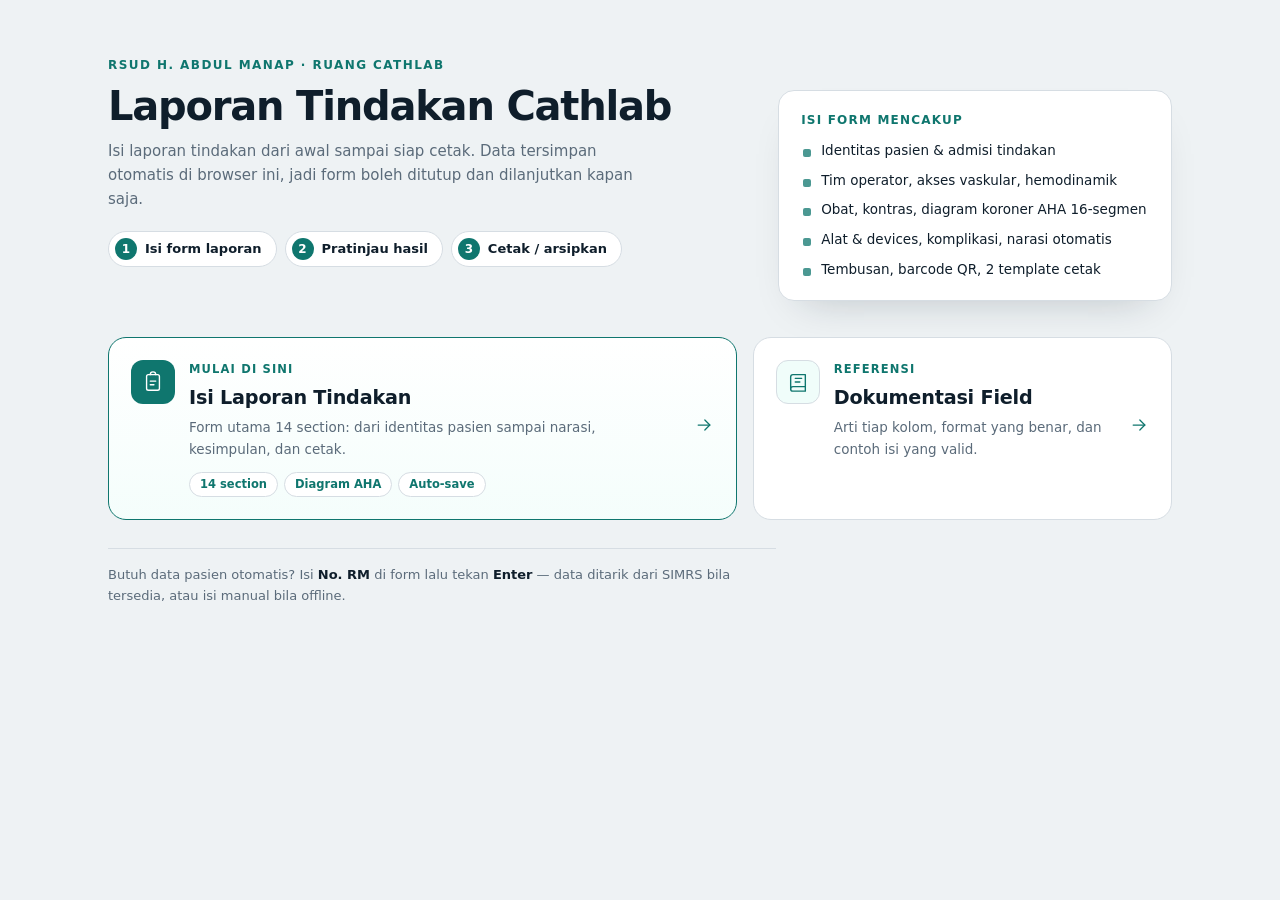
<file: index.html>
<!DOCTYPE html>
<html lang="id">
<head>
  <meta charset="UTF-8" />
  <meta name="viewport" content="width=device-width, initial-scale=1.0" />
  <meta name="description" content="Pintu masuk laporan tindakan cathlab RSUD H. Abdul Manap: isi form laporan atau baca dokumentasi field." />
  <title>Laporan Cathlab — RSUD H. Abdul Manap</title>
  <link rel="stylesheet" href="style.css" />
</head>
<body>
  <main class="container">
    <div class="layout">
      <header class="hero">
        <p class="eyebrow">RSUD H. Abdul Manap &middot; Ruang Cathlab</p>
        <h1>Laporan Tindakan Cathlab</h1>
        <p class="lede">Isi laporan tindakan dari awal sampai siap cetak. Data tersimpan otomatis di browser ini, jadi form boleh ditutup dan dilanjutkan kapan saja.</p>
        <ol class="flow">
          <li><span class="step">1</span>Isi form laporan</li>
          <li><span class="step">2</span>Pratinjau hasil</li>
          <li><span class="step">3</span>Cetak / arsipkan</li>
        </ol>
      </header>

      <aside class="side" aria-label="Ringkasan isi form">
        <h2>Isi form mencakup</h2>
        <ul>
          <li>Identitas pasien &amp; admisi tindakan</li>
          <li>Tim operator, akses vaskular, hemodinamik</li>
          <li>Obat, kontras, diagram koroner AHA 16-segmen</li>
          <li>Alat &amp; devices, komplikasi, narasi otomatis</li>
          <li>Tembusan, barcode QR, 2 template cetak</li>
        </ul>
      </aside>
    </div>

    <section class="dest" aria-label="Pilih tujuan">
      <a class="card primary" href="form-input-lengkap.html">
        <span class="icon" aria-hidden="true">
          <svg width="22" height="22" viewBox="0 0 24 24" fill="none" stroke="currentColor" stroke-width="1.5" stroke-linecap="round" stroke-linejoin="round"><rect x="5" y="4" width="14" height="17" rx="2"/><path d="M9 4a3 3 0 0 1 6 0"/><path d="M9 11h6M9 15h4"/></svg>
        </span>
        <span class="body">
          <span class="kicker">Mulai di sini</span>
          <span class="title">Isi Laporan Tindakan</span>
          <span class="desc">Form utama 14 section: dari identitas pasien sampai narasi, kesimpulan, dan cetak.</span>
          <span class="meta"><span>14 section</span><span>Diagram AHA</span><span>Auto-save</span></span>
        </span>
        <span class="arrow" aria-hidden="true">
          <svg width="20" height="20" viewBox="0 0 24 24" fill="none" stroke="currentColor" stroke-width="1.5" stroke-linecap="round" stroke-linejoin="round"><path d="M5 12h14"/><path d="m13 6 6 6-6 6"/></svg>
        </span>
      </a>

      <a class="card" href="form-docs.html">
        <span class="icon" aria-hidden="true">
          <svg width="22" height="22" viewBox="0 0 24 24" fill="none" stroke="currentColor" stroke-width="1.5" stroke-linecap="round" stroke-linejoin="round"><path d="M4 19.5A2.5 2.5 0 0 1 6.5 17H20V4H6.5A2.5 2.5 0 0 0 4 6.5v13Z"/><path d="M4 19.5A2.5 2.5 0 0 0 6.5 22H20v-5"/><path d="M9 8h7M9 12h5"/></svg>
        </span>
        <span class="body">
          <span class="kicker">Referensi</span>
          <span class="title">Dokumentasi Field</span>
          <span class="desc">Arti tiap kolom, format yang benar, dan contoh isi yang valid.</span>
        </span>
        <span class="arrow" aria-hidden="true">
          <svg width="20" height="20" viewBox="0 0 24 24" fill="none" stroke="currentColor" stroke-width="1.5" stroke-linecap="round" stroke-linejoin="round"><path d="M5 12h14"/><path d="m13 6 6 6-6 6"/></svg>
        </span>
      </a>
    </section>

    <footer class="foot">
      <p>Butuh data pasien otomatis? Isi <strong>No. RM</strong> di form lalu tekan <strong>Enter</strong> — data ditarik dari SIMRS bila tersedia, atau isi manual bila offline.</p>
    </footer>
  </main>

  <script src="script.js"></script>
</body>
</html>
</file>
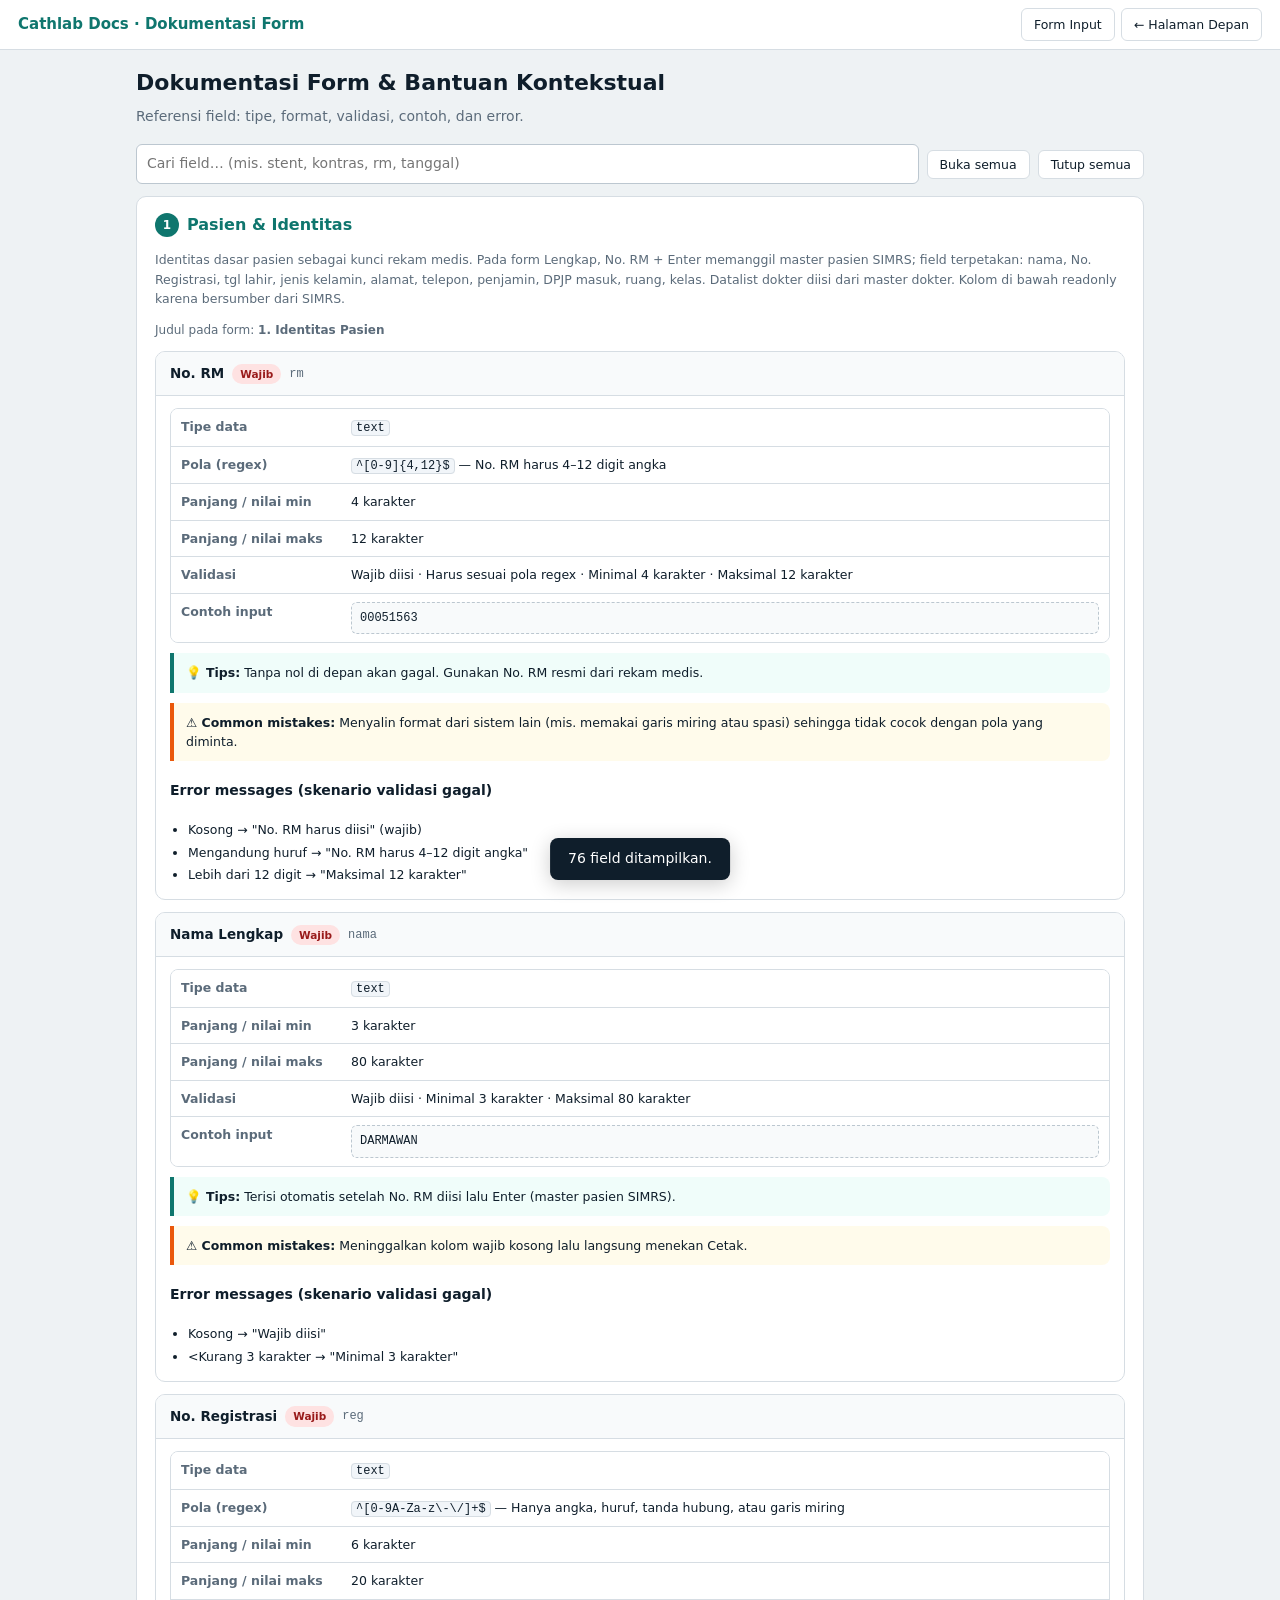
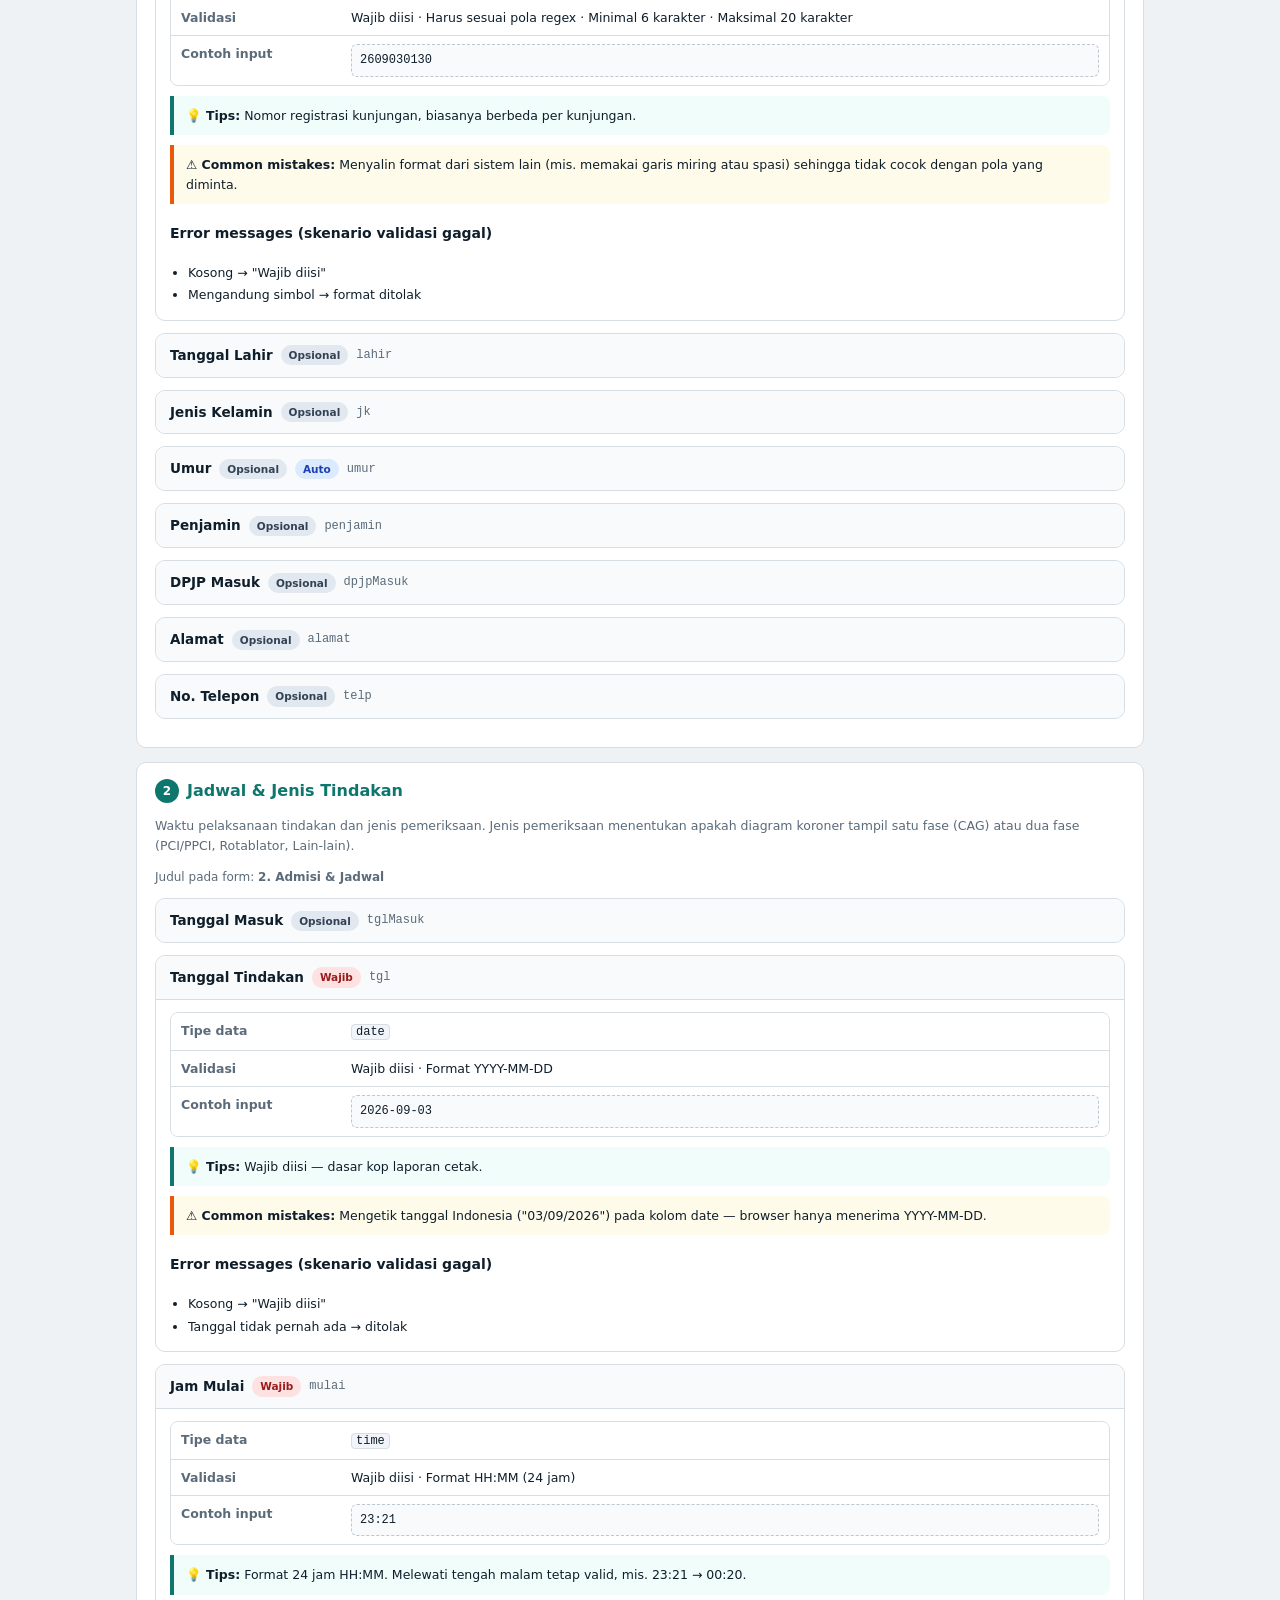
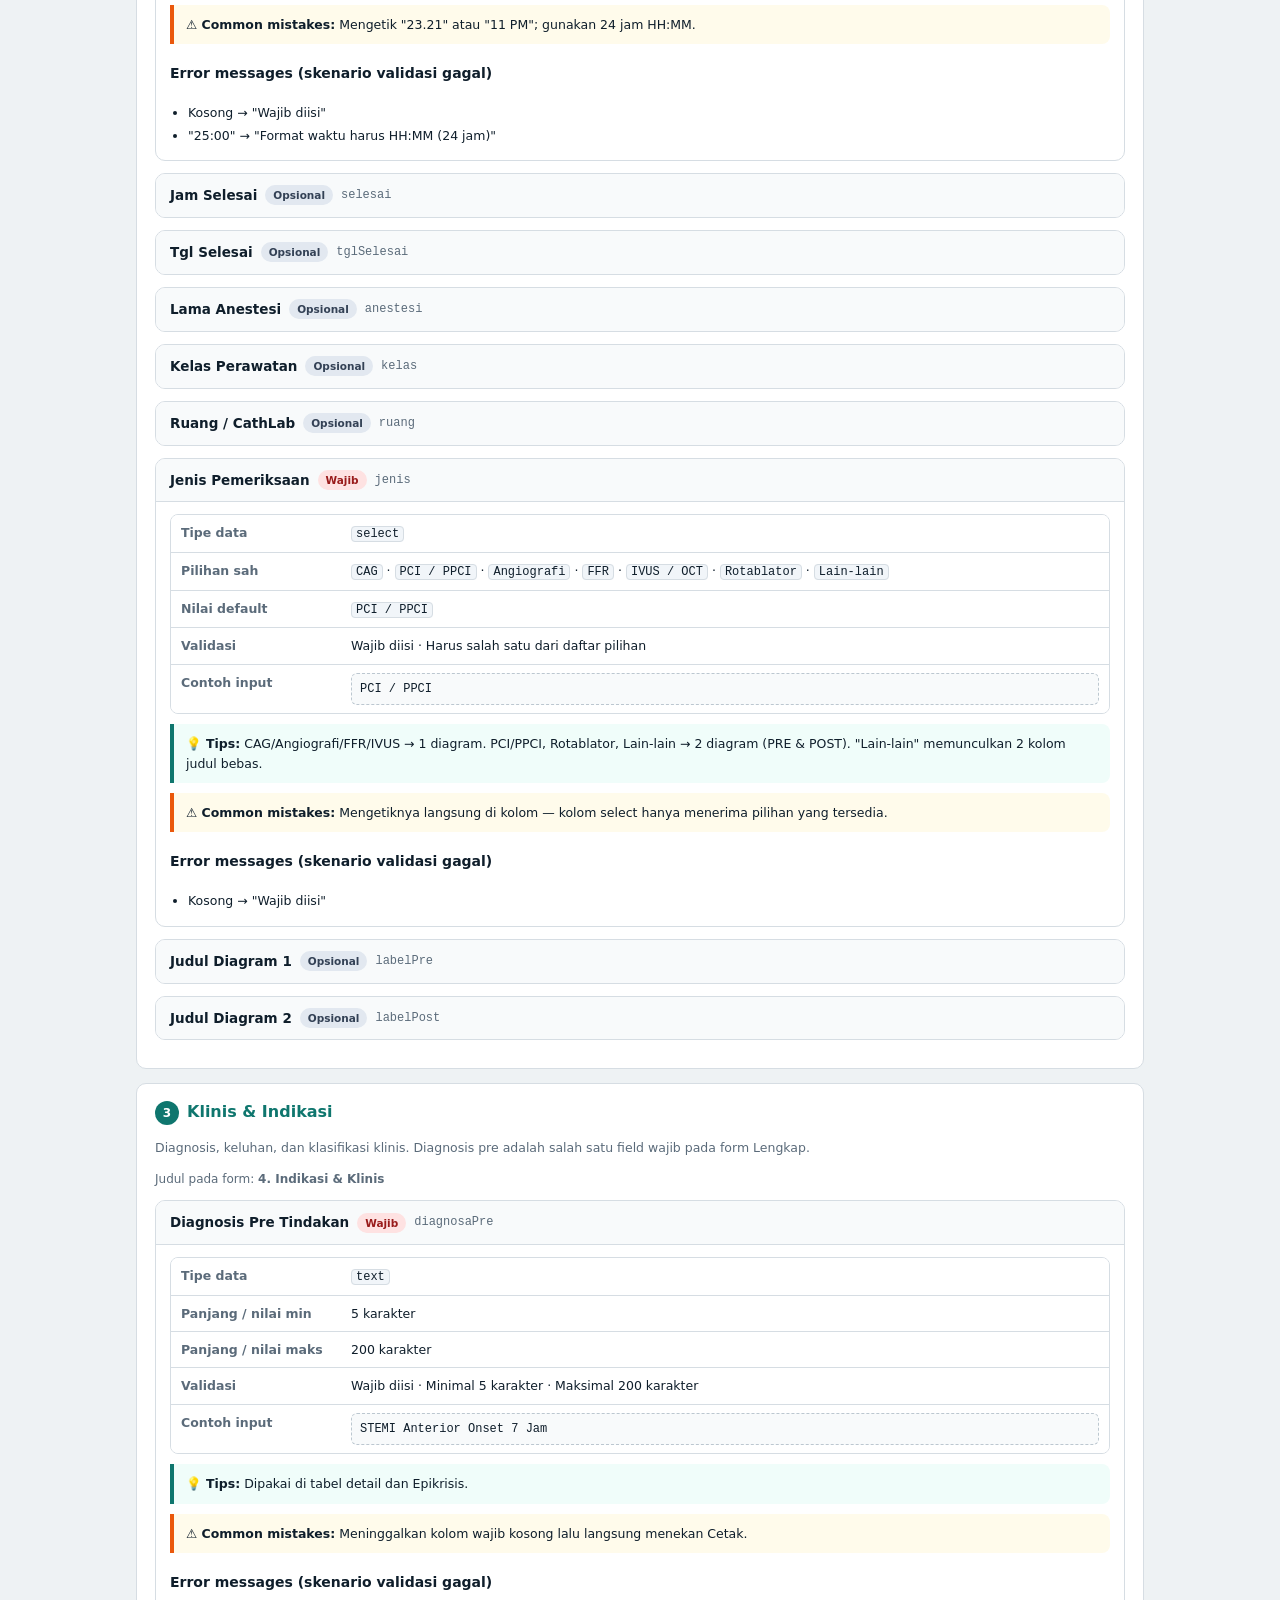
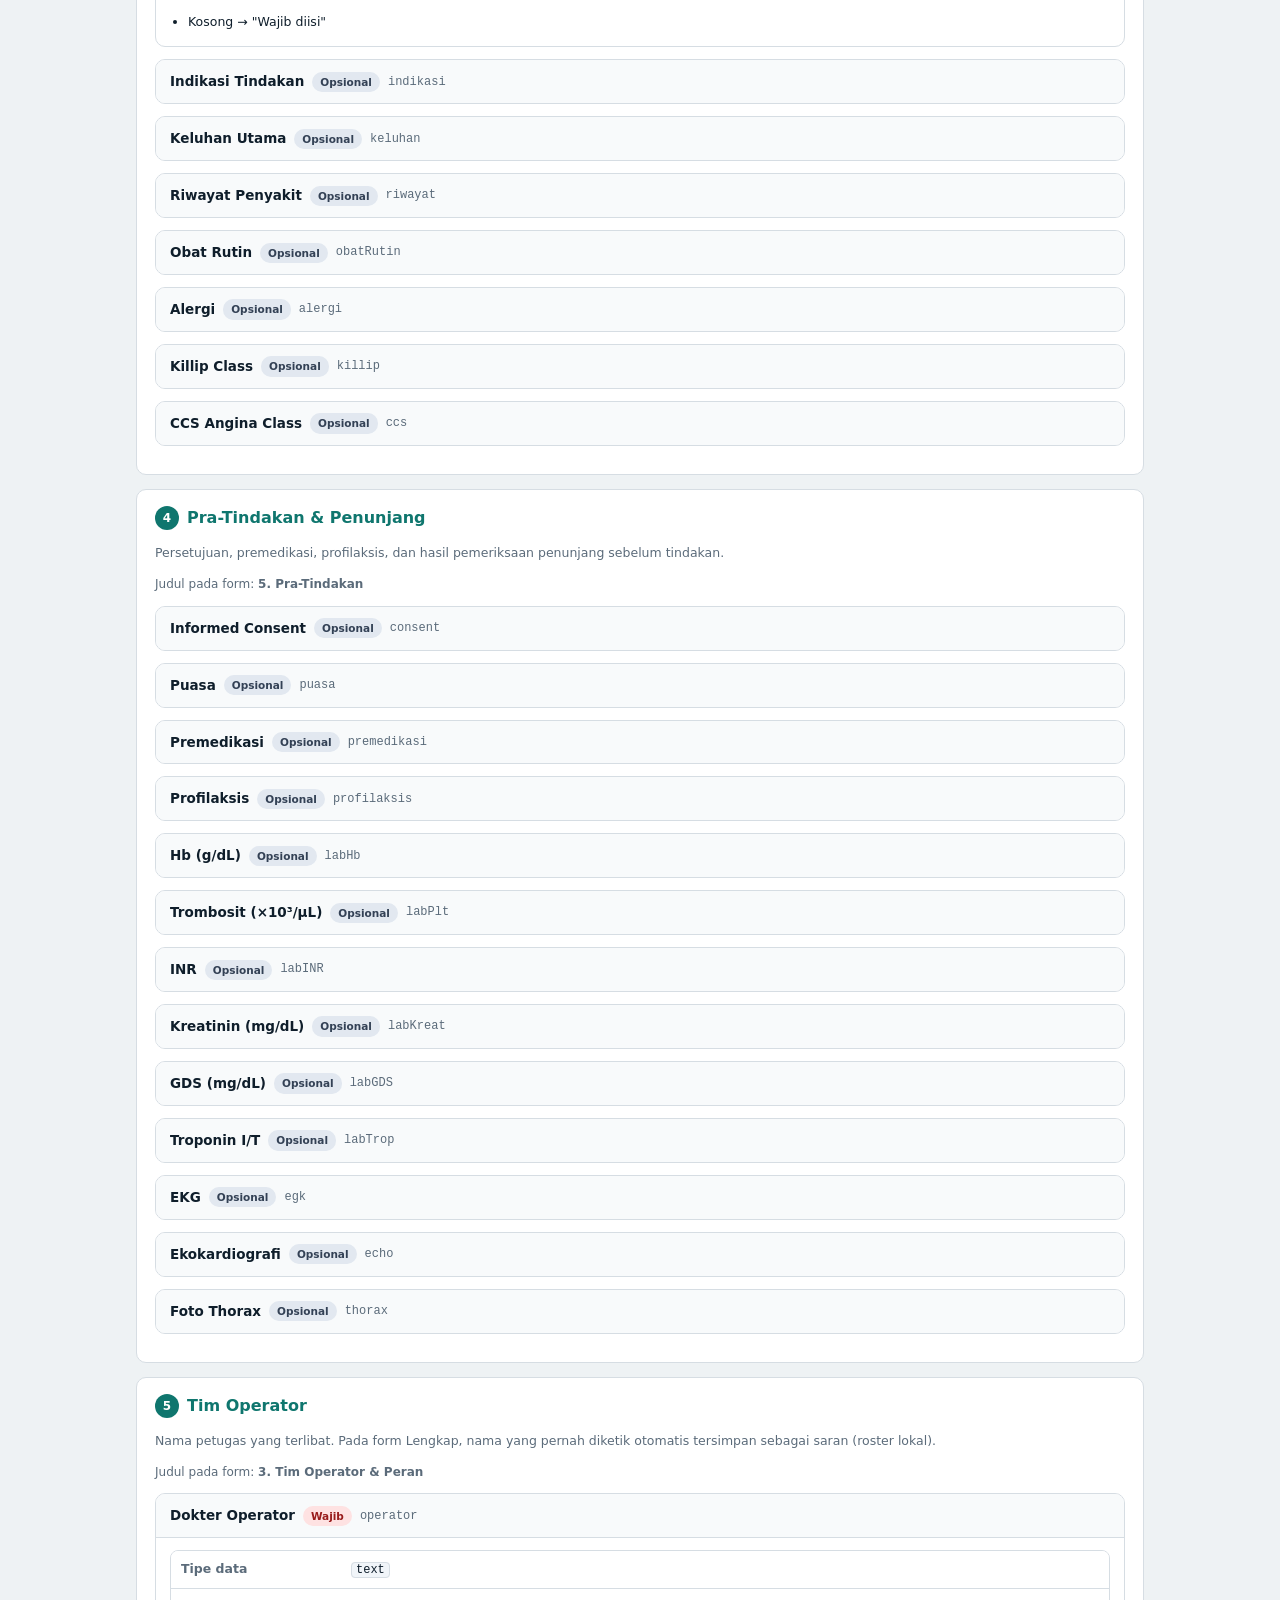
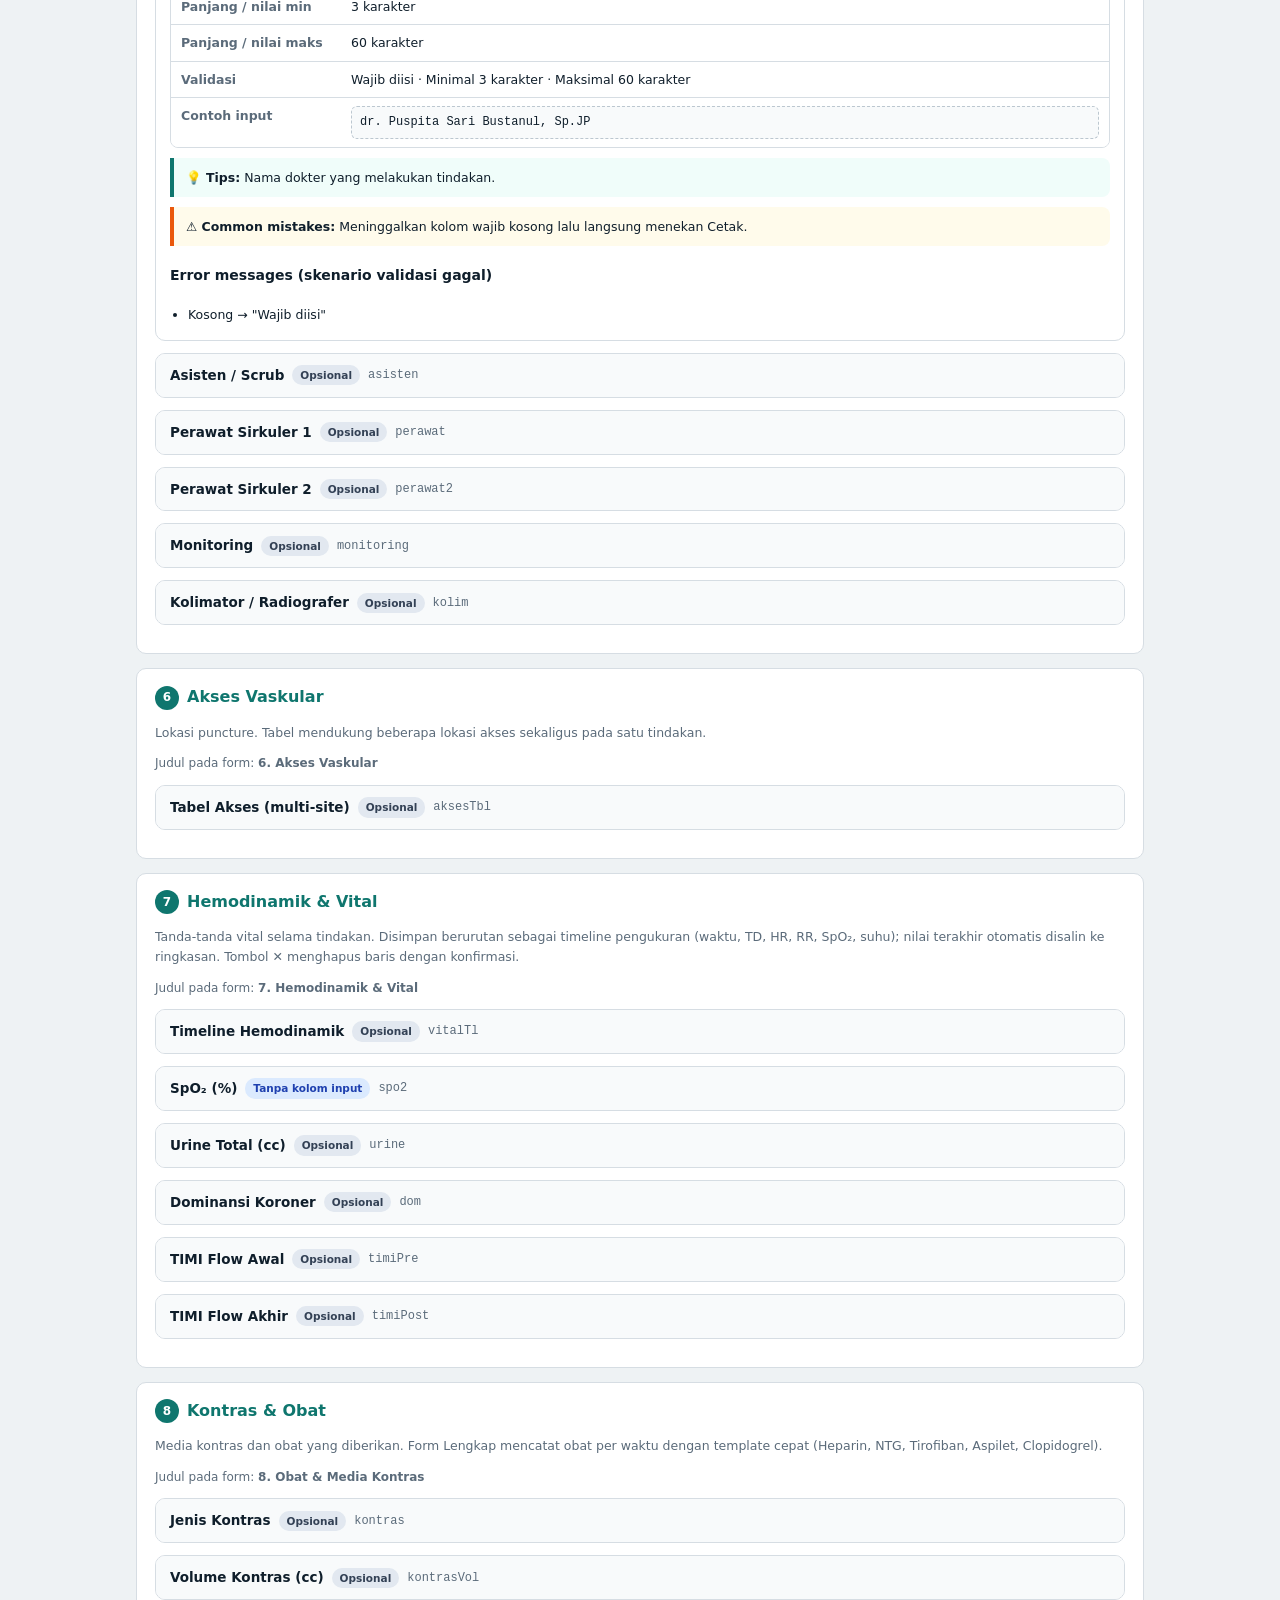
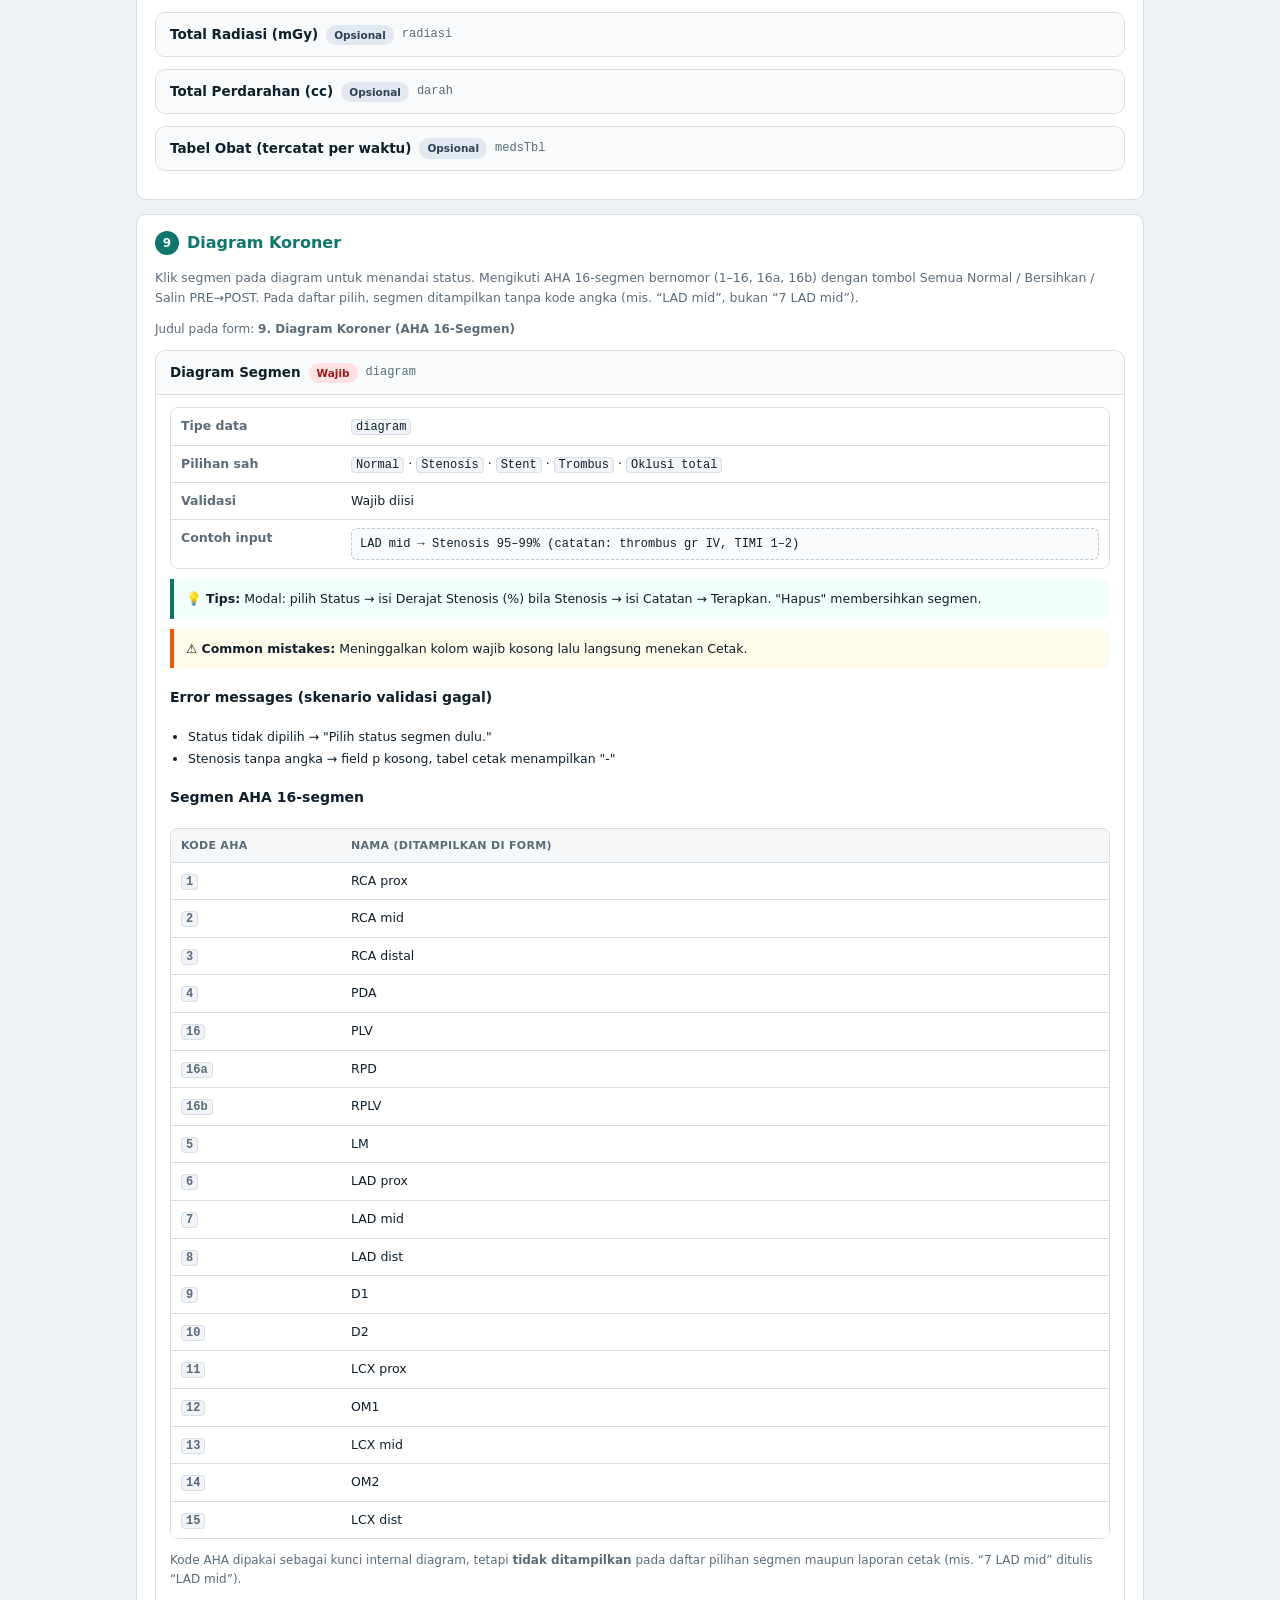
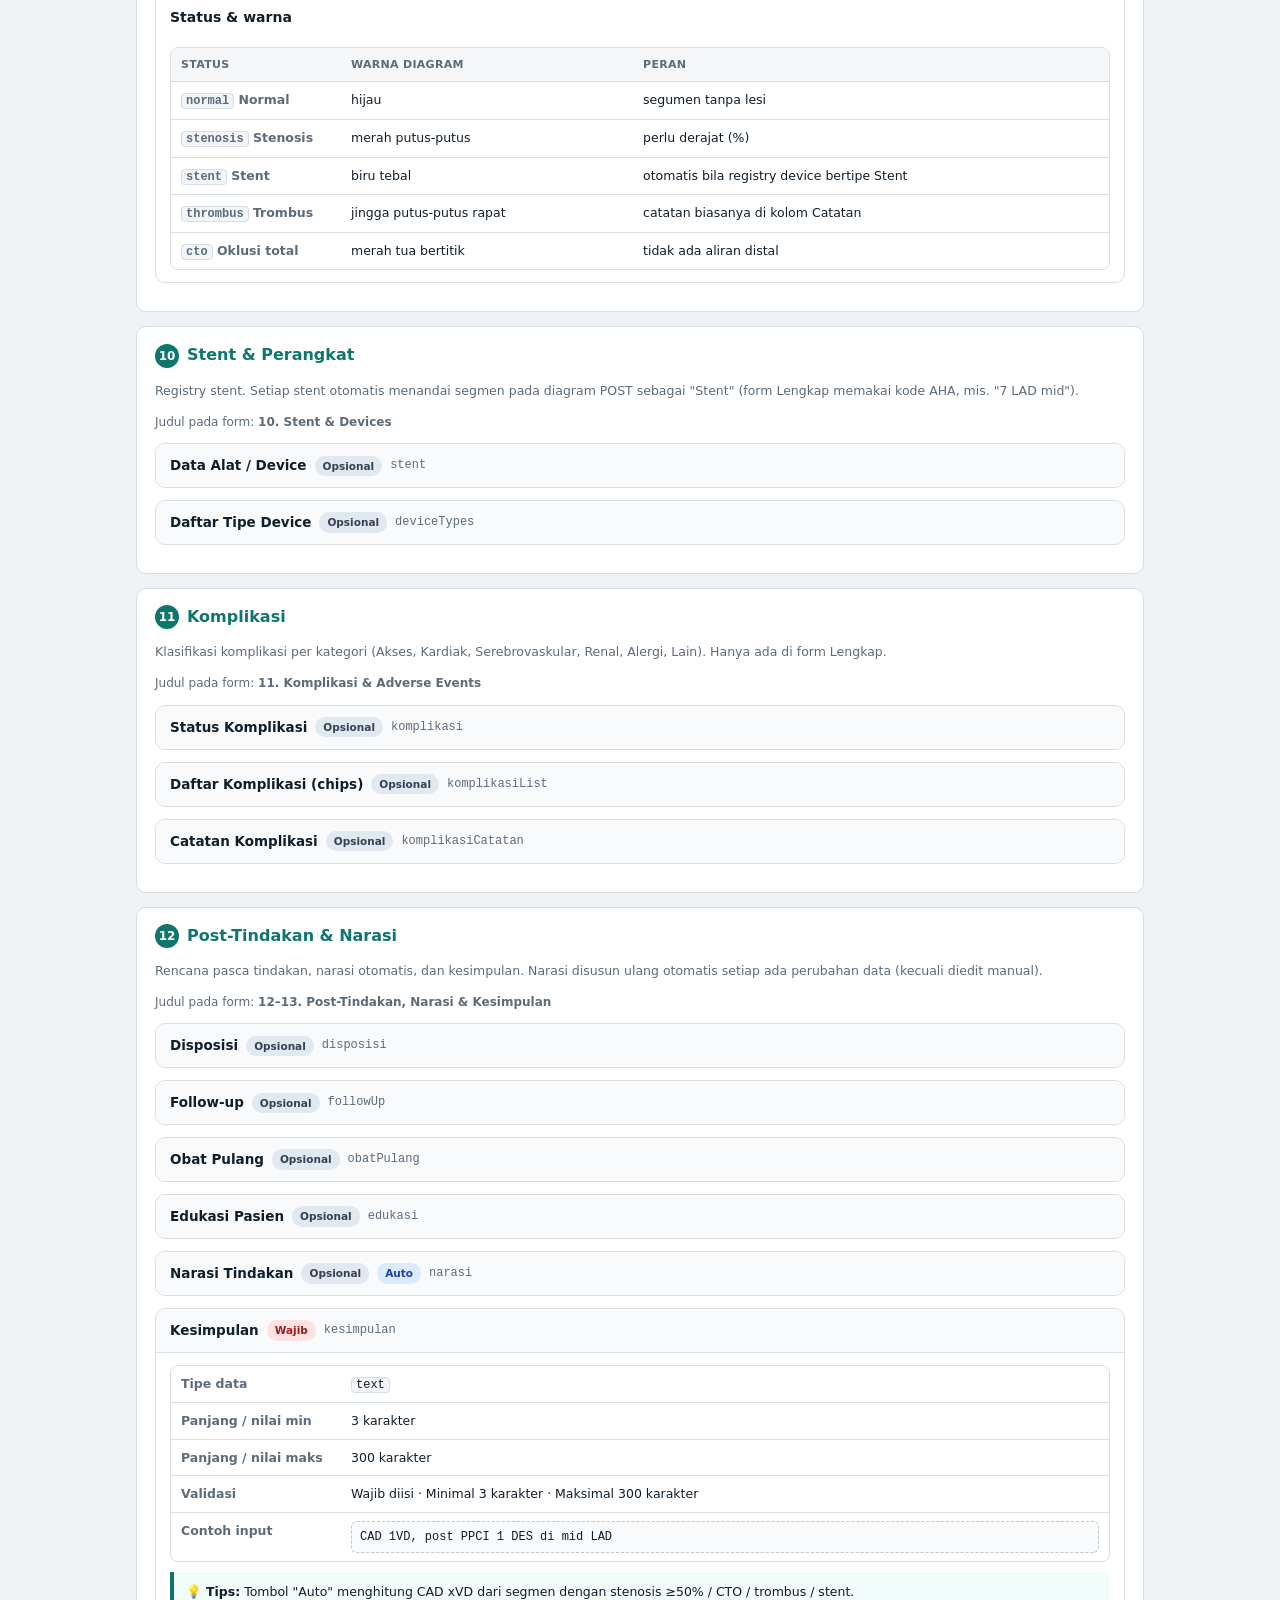
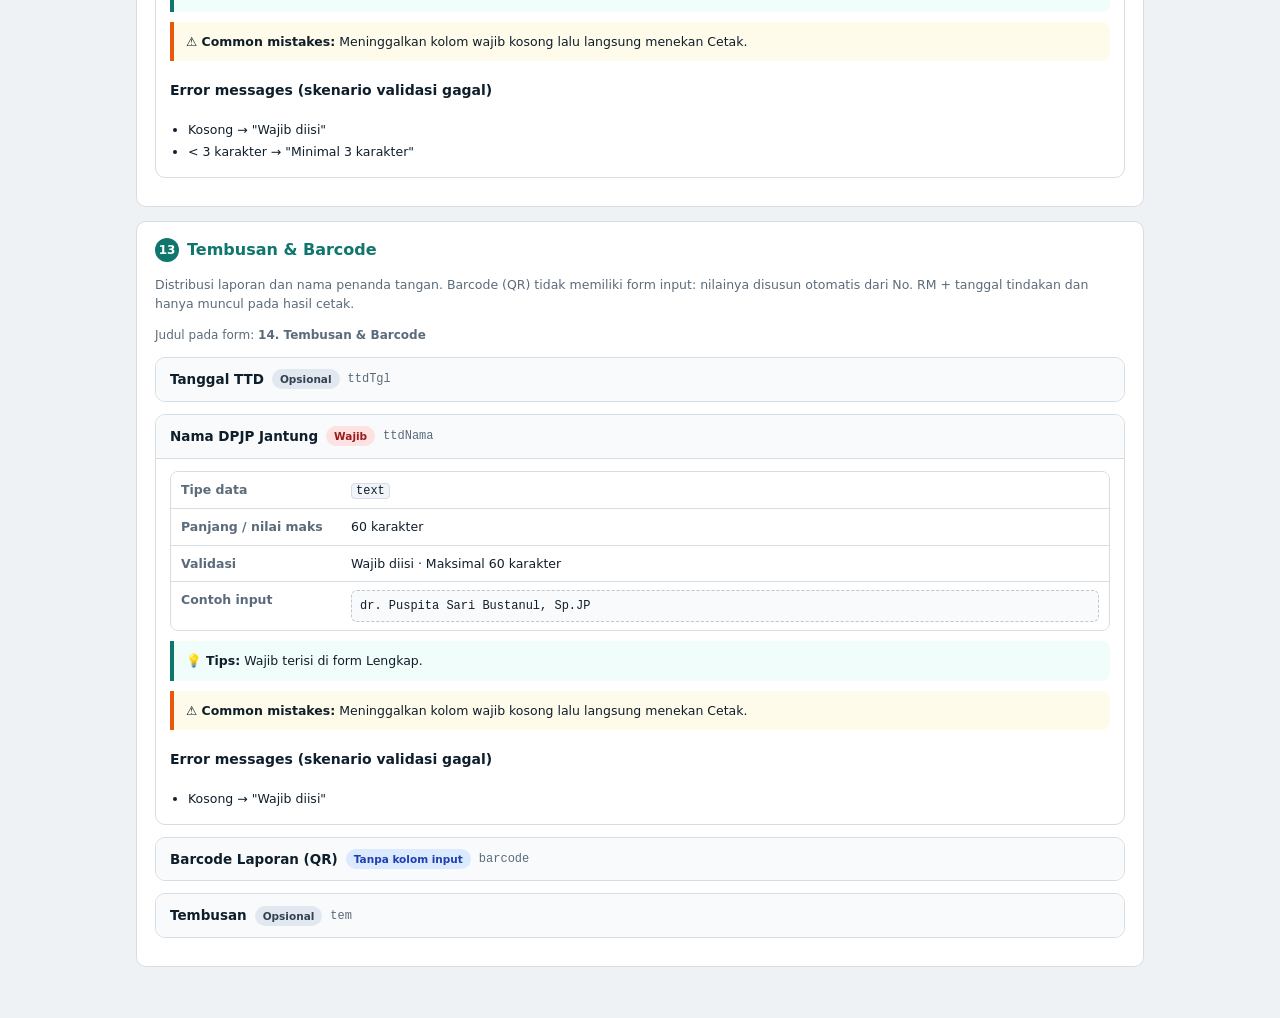
<file: form-docs.html>
<!DOCTYPE html>
<html lang="id">
<head>
<meta charset="UTF-8">
<meta name="viewport" content="width=device-width,initial-scale=1">
<title>Dokumentasi Form Cathlab — Field Reference</title>
<link rel="stylesheet" href="css/docs.css">
<style>
.toolbar { display: flex; gap: 8px; flex-wrap: wrap; align-items: center; margin-bottom: 12px; }
.toolbar input[type=search] {
  flex: 1; min-width: 180px; padding: 8px 10px; border: 1px solid #bcc7d0;
  border-radius: 6px; font: inherit; background: #fff;
}
.toolbar input[type=search]:focus { outline: 2px solid var(--ac); outline-offset: -1px; }

.toc { position: sticky; top: 62px; z-index: 5; }
.toc a {
  display: block; font-size: 12.5px; padding: 5px 8px; border-radius: 6px;
  text-decoration: none; color: var(--ink); border-left: 3px solid transparent;
}
.toc a:hover { background: #f0fdfa; color: var(--ac); }
.toc a.on { border-left-color: var(--ac); background: #f0fdfa; color: var(--ac); font-weight: 600; }

.layout { display: grid; grid-template-columns: 1fr; gap: 14px; align-items: start; }
@media (max-width: 900px) { .layout { grid-template-columns: 1fr; } .toc { position: static; } }

.doc { scroll-margin-top: 70px; }
.doc > h2 { display: flex; align-items: center; gap: 8px; }
.doc > h2 .n {
  display: inline-flex; align-items: center; justify-content: center;
  width: 24px; height: 24px; background: var(--ac); color: #fff;
  border-radius: 50%; font-size: 12px;
}
.fieldset { border: 1px solid var(--ln); border-radius: 10px; margin-bottom: 12px; overflow: hidden; background: #fff; }
.fieldset > summary {
  cursor: pointer; padding: 11px 14px; background: var(--card2);
  font-weight: 600; font-size: 13.5px; display: flex; align-items: center; gap: 8px; flex-wrap: wrap;
}
.fieldset > summary::-webkit-details-marker { display: none; }
.fieldset > summary .code { font-weight: 400; color: var(--mu); font-size: 12px; font-family: Consolas, monospace; }
.fbody { padding: 12px 14px; border-top: 1px solid var(--ln); }
.fbody table { font-size: 12.5px; }
.fbody td:first-child { width: 170px; font-weight: 600; color: var(--mu); }
.errlist { margin: 6px 0 0; padding-left: 18px; }
.errlist li { font-size: 12.5px; margin-bottom: 3px; }
.ex { background: #f8fafb; border: 1px dashed #bcc7d0; border-radius: 6px; padding: 6px 8px; font-family: Consolas, monospace; font-size: 12px; }
.empty { padding: 30px; text-align: center; color: var(--mu); }
</style>
</head>
<body>

<div class="dbar">
  <div class="t">Cathlab Docs · Dokumentasi Form</div>
  <nav>
    <a href="form-input-lengkap.html">Form Input</a>
    <a href="index.html">← Halaman Depan</a>
  </nav>
</div>

<main>
  <div class="page-head">
    <h1>Dokumentasi Form &amp; Bantuan Kontekstual</h1>
    <p>Referensi field: tipe, format, validasi, contoh, dan error.</p>
  </div>

  <div class="toolbar">
    <input type="search" id="q" placeholder="Cari field… (mis. stent, kontras, rm, tanggal)">
    <button class="btn" id="expandAll">Buka semua</button>
    <button class="btn" id="collapseAll">Tutup semua</button>
  </div>

  <div class="layout">
    <section id="docs"></section>
  </div>
</main>

<div id="toast"></div>

<script src="js/docs-common.js"></script>
<script src="js/form-schema.js"></script>
<script>
(function () {
  'use strict';
  var $ = Docs.$, esc = Docs.esc;
  var query = '';

  function fmtSpec(f) {
    var rows = [];
    rows.push(['Tipe data', '<code>' + esc(f.type || 'text') + '</code>']);
    if (f.pattern) rows.push(['Pola (regex)', '<code>' + esc(f.pattern) + '</code>' + (f.patternMsg ? ' — ' + esc(f.patternMsg) : '')]);
    if (f.min != null) rows.push(['Panjang / nilai min', String(f.min) + (f.type === 'text' ? ' karakter' : '')]);
    if (f.max != null) rows.push(['Panjang / nilai maks', String(f.max) + (f.type === 'text' ? ' karakter' : '')]);
    if (f.options && f.options.length) rows.push(['Pilihan sah', f.options.filter(function (o) { return o !== ''; }).map(function (o) { return '<code>' + esc(o) + '</code>'; }).join(' · ')]);
    if (f.default != null) rows.push(['Nilai default', '<code>' + esc(f.default) + '</code>']);
    if (f.depends) rows.push(['Tampil bila', 'field <code>' + esc(f.depends) + '</code> bernilai dua fase (PCI/PPCI, Rotablator, Lain-lain)']);
    if (f.auto) rows.push(['Pengisian', 'otomatis oleh sistem']);
    return rows;
  }

  function validationText(f) {
    var v = [];
    if (f.required) v.push('Wajib diisi');
    if (f.type === 'number') v.push('Numerik' + (f.min != null ? ' ' + f.min + '–' + f.max : ''));
    if (f.type === 'date') v.push('Format YYYY-MM-DD');
    if (f.type === 'time') v.push('Format HH:MM (24 jam)');
    if (f.type === 'select') v.push('Harus salah satu dari daftar pilihan');
    if (f.pattern) v.push('Harus sesuai pola regex');
    if (f.min != null && f.type === 'text') v.push('Minimal ' + f.min + ' karakter');
    if (f.max != null && f.type === 'text') v.push('Maksimal ' + f.max + ' karakter');
    if (!v.length) v.push('Tidak ada validasi wajib');
    return v.join(' · ');
  }

  function fieldBlock(f, sec) {
    var spec = fmtSpec(f);
    var errs = (f.errors && f.errors.length)
      ? '<ul class="errlist">' + f.errors.map(function (e) { return '<li>' + esc(e) + '</li>'; }).join('') + '</ul>'
      : '<p class="muted small" style="margin:4px 0 0">Tidak ada skenario error khusus.</p>';

    var extra = '';
    if (f.k === 'diagram') {
      extra = '<h4>Segmen AHA 16-segmen</h4><div class="tw"><table><thead><tr><th>Kode AHA</th><th>Nama (ditampilkan di form)</th></tr></thead><tbody>' +
        (sec.segmentsLengkap || []).map(function (s) { return '<tr><td><code>' + esc(s[0]) + '</code></td><td>' + esc(s[1]) + '</td></tr>'; }).join('') +
        '</tbody></table></div>' +
        '<p class="small muted">Kode AHA dipakai sebagai kunci internal diagram, tetapi <b>tidak ditampilkan</b> pada daftar pilihan segmen maupun laporan cetak (mis. “7 LAD mid” ditulis “LAD mid”).</p>' +
        '<h4>Status &amp; warna</h4><div class="tw"><table><thead><tr><th>Status</th><th>Warna diagram</th><th>Peran</th></tr></thead><tbody>' +
        '<tr><td><code>normal</code> Normal</td><td>hijau</td><td>segumen tanpa lesi</td></tr>' +
        '<tr><td><code>stenosis</code> Stenosis</td><td>merah putus-putus</td><td>perlu derajat (%)</td></tr>' +
        '<tr><td><code>stent</code> Stent</td><td>biru tebal</td><td>otomatis bila registry device bertipe Stent</td></tr>' +
        '<tr><td><code>thrombus</code> Trombus</td><td>jingga putus-putus rapat</td><td>catatan biasanya di kolom Catatan</td></tr>' +
        '<tr><td><code>cto</code> Oklusi total</td><td>merah tua bertitik</td><td>tidak ada aliran distal</td></tr>' +
        '</tbody></table></div>';
    }
    if (f.k === 'stent') {
      extra = '<h4>Kolom tabel alat / device</h4><div class="tw"><table><thead><tr><th>Kolom</th><th>Tipe</th><th>Contoh</th><th>Catatan</th></tr></thead><tbody>' +
        '<tr><td>Tipe</td><td>select</td><td><code>Stent (DES)</code>, <code>Balloon (PTCA/Dilatasi)</code>, <code>Kateter Guiding (Pengarah)</code></td><td>16 pilihan alat; hanya tipe <b>Stent</b> yang menandai segmen pada diagram</td></tr>' +
        '<tr><td>Segmen</td><td>select (daftar segmen)</td><td><code>LAD mid</code></td><td>Ditampilkan tanpa kode angka</td></tr>' +
        '<tr><td>Merek</td><td>text</td><td><code>Eternia</code></td><td>Ikut tampil di catatan segmen diagram bila tipe Stent</td></tr>' +
        '<tr><td>Dia × Panjang</td><td>text</td><td><code>3.0</code> × <code>24</code></td><td>Satuan mm</td></tr>' +
        '<tr><td>Tekanan / Post-dil</td><td>text</td><td><code>10</code> / <code>12</code></td><td>Satuan atm</td></tr>' +
        '<tr><td>No. Lot &amp; Exp.</td><td>text / date</td><td><code>ETN2024A</code></td><td>Pelacakan alat</td></tr>' +
        '<tr><td>Direct</td><td>checkbox</td><td><code>✓</code></td><td>Hanya relevan untuk stent; memengaruhi narasi</td></tr>' +
        '<tr><td>✕</td><td>button</td><td>—</td><td>Menghapus baris dengan konfirmasi; penanda segmen ikut dibersihkan</td></tr>' +
        '</tbody></table></div>' +
        '<h4>Daftar tipe device</h4><div class="tw"><table><tbody>' +
        ['Stent (DES)','Stent (BMS)','Stent (DCB)','Stent Scaffold','Balloon (PTCA/Dilatasi)','Balloon Occlusion','Guide Wire (Kawat Pandu)','Kateter Diagnostik','Kateter Guiding (Pengarah)','Kateter Extension (Bridging)','Micro Catheter','Kateter IVUS/OCT','Rotational Burr (Atherectomy)','Catheter Parking (Wire)','Closure Device','Lain-lain'].map(function (t) {
          return '<tr><td><code>' + esc(t) + '</code></td><td class="small muted">' + esc(deviceNote(t)) + '</td></tr>';
        }).join('') +
        '</tbody></table></div>';
    }
    if (f.k === 'deviceTypes') {
      extra = '<h4>Istilah</h4><div class="tw"><table><tbody>' +
        '<tr><td><code>Balloon (PTCA/Dilatasi)</code></td><td>balloon dilatasi koroner (PTCA balloon / balloon dilatation catheter) untuk preparasi dan post-dilatasi lesi</td></tr>' +
        '<tr><td><code>Guide Wire (Kawat Pandu)</code></td><td>kawat pemandu 0.014&quot;–0.018&quot; yang memandu kateter/balloon melewati lesi</td></tr>' +
        '<tr><td><code>Kateter Diagnostik</code></td><td>diagnostic catheter untuk angiografi diagnostik (mis. TIG, JL/JR)</td></tr>' +
        '<tr><td><code>Kateter Guiding (Pengarah)</code></td><td>guiding catheter (GC) yang menjadi jalur pengiriman balloon/stent</td></tr>' +
        '<tr><td><code>Kateter Extension (Bridging)</code></td><td>guide extension catheter (mis. GuideLiner, GuideZilla) untuk menambah backup support pada lesi CTO/kompleks</td></tr>' +
        '</tbody></table></div>';
    }
    if (f.k === 'akses') {
      extra = '<h4>Lokasi akses</h4><p class="small">Radialis kanan · Radialis kiri · Brachialis kanan · Brachialis kiri · Femoral kanan · Femoral kiri</p>' +
        '<p class="small muted">Tabel mendukung lebih dari satu lokasi akses pada satu tindakan.</p>';
    }

    return '<details class="fieldset" data-keys="' + esc((f.k + ' ' + f.label + ' ' + (f.example || '')).toLowerCase()) + '"' + (f.required ? ' open' : '') + '>' +
      '<summary>' + esc(f.label.replace(/\s*\*$/, '')) +
      (f.required ? ' <span class="tag tag-req">Wajib</span>' : (f.virtual ? ' <span class="tag tag-auto">Tanpa kolom input</span>' : ' <span class="tag tag-opt">Opsional</span>')) +
      (f.auto ? ' <span class="tag tag-auto">Auto</span>' : '') +
      ' <span class="code">' + esc(f.k) + '</span></summary>' +
      '<div class="fbody">' +
      '<div class="tw"><table><tbody>' +
      spec.map(function (r) { return '<tr><td>' + esc(r[0]) + '</td><td>' + r[1] + '</td></tr>'; }).join('') +
      '<tr><td>Validasi</td><td>' + esc(validationText(f)) + '</td></tr>' +
      '<tr><td>Contoh input</td><td><div class="ex">' + esc(f.example || '—') + '</div></td></tr>' +
      '</tbody></table></div>' +
      (f.tips ? '<div class="callout">💡 <b>Tips:</b> ' + esc(f.tips) + '</div>' : '') +
      '<div class="callout warn"><b>⚠ Common mistakes:</b> ' + esc(commonMistake(f)) + '</div>' +
      '<h4>Error messages (skenario validasi gagal)</h4>' + errs +
      extra +
      '</div></details>';
  }

  function deviceNote(t) {
    var map = {
      'Stent (DES)': 'stent drug-eluting',
      'Stent (BMS)': 'stent bare-metal',
      'Stent (DCB)': 'drug-coated balloon',
      'Stent Scaffold': 'bioresorbable scaffold',
      'Balloon (PTCA/Dilatasi)': 'balloon dilatasi koroner',
      'Balloon Occlusion': 'balloon oklusi distal (Rendezvous)',
      'Guide Wire (Kawat Pandu)': 'kawat pemandu',
      'Kateter Diagnostik': 'diagnostic catheter (angiografi)',
      'Kateter Guiding (Pengarah)': 'guiding catheter jalur PCI',
      'Kateter Extension (Bridging)': 'guide extension catheter',
      'Micro Catheter': 'micro catheter navigasi distal',
      'Kateter IVUS/OCT': 'kateter imaging intravaskular',
      'Rotational Burr (Atherectomy)': 'rotational atherectomy',
      'Catheter Parking (Wire)': 'wire parking / distal protection',
      'Closure Device': 'closure device lokasi akses',
      'Lain-lain': 'alat lain di luar daftar'
    };
    return map[t] || '';
  }

  function commonMistake(f) {
    if (f.pattern) return 'Menyalin format dari sistem lain (mis. memakai garis miring atau spasi) sehingga tidak cocok dengan pola yang diminta.';
    if (f.type === 'number') return 'Mengetik satuan di dalam angka ("150 cc") atau memakai koma desimal pada kolom angka.';
    if (f.type === 'date') return 'Mengetik tanggal Indonesia ("03/09/2026") pada kolom date — browser hanya menerima YYYY-MM-DD.';
    if (f.type === 'time') return 'Mengetik "23.21" atau "11 PM"; gunakan 24 jam HH:MM.';
    if (f.type === 'select') return 'Mengetiknya langsung di kolom — kolom select hanya menerima pilihan yang tersedia.';
    return 'Meninggalkan kolom wajib kosong lalu langsung menekan Cetak.';
  }

  function render() {
    var q = query.trim().toLowerCase();
    var html = '';
    var count = 0;

    CathlabSchema.SECTIONS.forEach(function (sec) {
      var fields = sec.fields.filter(function (f) {
        if (!q) return true;
        var hay = (f.k + ' ' + f.label + ' ' + (f.example || '') + ' ' + (f.tips || '')).toLowerCase();
        return hay.indexOf(q) >= 0;
      });
      if (!fields.length) return;
      count += fields.length;

      html += '<div class="card doc" id="' + sec.id + '">' +
        '<h2><span class="n">' + sec.n + '</span>' + esc(sec.title) + '</h2>' +
        '<p class="hint">' + esc(sec.desc) + '</p>' +
        (sec.lengkapTitle ? '<p class="small muted">Judul pada form: <b>' + esc(sec.lengkapTitle) + '</b></p>' : '') +
        fields.map(function (f) { return fieldBlock(f, sec); }).join('') +
        '</div>';
    });

    $('#docs').innerHTML = html || '<div class="card empty">Tidak ada field yang cocok dengan pencarian ini.<br><span class="small">Coba kata kunci lain.</span></div>';
    $('#q').setAttribute('aria-label', 'Cari field');
    Docs.toast(count + ' field ditampilkan.', '');
  }

  $('#q').addEventListener('input', Docs.guard(function (e) { query = e.target.value; render(); }, 'pencarian'));
  $('#expandAll').onclick = Docs.guard(function () { Docs.$$('details.fieldset').forEach(function (d) { d.open = true; }); }, 'buka semua');
  $('#collapseAll').onclick = Docs.guard(function () { Docs.$$('details.fieldset').forEach(function (d) { d.open = false; }); }, 'tutup semua');

  render();
})();
</script>
</body>
</html>
</file>
<file: style.css>
* {
  margin: 0;
  padding: 0;
  box-sizing: border-box;
}

:root {
  --bg: #eef2f4;
  --ink: #0f1e2b;
  --mu: #5b6b7a;
  --card: #fff;
  --card2: #f8fafb;
  --ln: #d6dde3;
  --ac: #0f766e;
  --ac-soft: #f0fdfa;
  --ease: cubic-bezier(0.16, 1, 0.3, 1);
}

html {
  -webkit-text-size-adjust: 100%;
}

body {
  min-height: 100dvh;
  background: var(--bg);
  color: var(--ink);
  font-family: "Satoshi", "Cabinet Grotesk", "Geist", "Segoe UI", system-ui, -apple-system, sans-serif;
  font-size: 15px;
  line-height: 1.6;
  display: flex;
  justify-content: center;
  padding: 0 16px;
}

.container {
  width: 100%;
  max-width: 1080px;
  padding: 56px 8px 40px;
}

/* Asymmetric intro: content left, summary offset right */
.layout {
  display: grid;
  grid-template-columns: 1.6fr 1fr;
  gap: 40px;
  align-items: start;
  margin-bottom: 36px;
}

.eyebrow {
  font-size: 12px;
  font-weight: 700;
  letter-spacing: 0.12em;
  text-transform: uppercase;
  color: var(--ac);
  margin-bottom: 10px;
}

.hero h1 {
  font-size: 2.5rem;
  line-height: 1.05;
  letter-spacing: -0.03em;
  margin-bottom: 12px;
  text-wrap: balance;
}

.lede {
  color: var(--mu);
  max-width: 56ch;
  margin-bottom: 20px;
}

.flow {
  list-style: none;
  display: flex;
  gap: 8px;
  flex-wrap: wrap;
}

.flow li {
  display: inline-flex;
  align-items: center;
  gap: 8px;
  font-size: 13px;
  font-weight: 600;
  background: var(--card);
  border: 1px solid var(--ln);
  border-radius: 999px;
  padding: 6px 14px 6px 6px;
}

.step {
  display: inline-flex;
  align-items: center;
  justify-content: center;
  width: 22px;
  height: 22px;
  border-radius: 50%;
  background: var(--ac);
  color: #fff;
  font-size: 12px;
  font-weight: 700;
}

.side {
  background: var(--card);
  border: 1px solid var(--ln);
  border-radius: 16px;
  padding: 20px 22px;
  margin-top: 34px;
  box-shadow: 0 20px 40px -24px rgba(15, 30, 43, 0.25);
}

.side h2 {
  font-size: 12px;
  font-weight: 700;
  letter-spacing: 0.1em;
  text-transform: uppercase;
  color: var(--ac);
  margin-bottom: 10px;
}

.side ul {
  list-style: none;
  display: grid;
  gap: 8px;
}

.side li {
  position: relative;
  padding-left: 20px;
  font-size: 13.5px;
  color: var(--ink);
}

.side li::before {
  content: "";
  position: absolute;
  left: 2px;
  top: 9px;
  width: 8px;
  height: 8px;
  border-radius: 2px;
  background: var(--ac);
  opacity: 0.75;
}

/* Destinations: primary takes more room than reference */
.dest {
  display: grid;
  grid-template-columns: 1.5fr 1fr;
  gap: 16px;
}

.card {
  display: flex;
  align-items: flex-start;
  gap: 14px;
  background: var(--card);
  border: 1px solid var(--ln);
  border-radius: 18px;
  padding: 22px;
  text-decoration: none;
  color: var(--ink);
  transition: transform 0.3s var(--ease), box-shadow 0.3s var(--ease), border-color 0.3s var(--ease);
}

.card:hover {
  transform: translateY(-3px);
  border-color: var(--ac);
  box-shadow: 0 20px 40px -24px rgba(15, 118, 110, 0.45);
}

.card:active {
  transform: scale(0.98);
}

.card.primary {
  background: linear-gradient(180deg, #fff 0%, var(--ac-soft) 140%);
  border-color: var(--ac);
}

.icon {
  flex: none;
  display: inline-flex;
  align-items: center;
  justify-content: center;
  width: 44px;
  height: 44px;
  border-radius: 12px;
  background: var(--ac);
  color: #fff;
}

.card:not(.primary) .icon {
  background: var(--ac-soft);
  color: var(--ac);
  border: 1px solid var(--ln);
}

.body {
  display: grid;
  gap: 4px;
  min-width: 0;
}

.kicker {
  font-size: 11.5px;
  font-weight: 700;
  letter-spacing: 0.1em;
  text-transform: uppercase;
  color: var(--ac);
}

.title {
  font-size: 1.2rem;
  font-weight: 700;
  letter-spacing: -0.01em;
}

.desc {
  font-size: 13.5px;
  color: var(--mu);
}

.meta {
  display: flex;
  gap: 6px;
  flex-wrap: wrap;
  margin-top: 8px;
}

.meta span {
  font-size: 11.5px;
  font-weight: 600;
  color: var(--ac);
  background: #fff;
  border: 1px solid var(--ln);
  border-radius: 999px;
  padding: 2px 10px;
}

.arrow {
  margin-left: auto;
  align-self: center;
  color: var(--ac);
  transition: transform 0.3s var(--ease);
}

.card:hover .arrow {
  transform: translateX(4px);
}

.foot {
  margin-top: 28px;
  border-top: 1px solid var(--ln);
  padding-top: 16px;
  max-width: 70ch;
}

.foot p {
  font-size: 13px;
  color: var(--mu);
}

.foot strong {
  color: var(--ink);
}

/* Entrance cascade: transform + opacity only */
.layout,
.dest .card,
.foot {
  animation: rise 0.6s var(--ease) both;
}

.dest .card:nth-child(2) {
  animation-delay: 0.1s;
}

.foot {
  animation-delay: 0.18s;
}

@keyframes rise {
  from {
    opacity: 0;
    transform: translateY(14px);
  }
  to {
    opacity: 1;
    transform: none;
  }
}

@media (prefers-reduced-motion: reduce) {
  .layout,
  .dest .card,
  .foot {
    animation: none;
  }

  .card,
  .arrow {
    transition: none;
  }
}

/* Aggressive single-column collapse below 768px */
@media (max-width: 768px) {
  .container {
    padding: 32px 4px;
  }

  .layout,
  .dest {
    grid-template-columns: 1fr;
  }

  .side {
    margin-top: 0;
  }

  .hero h1 {
    font-size: 2rem;
  }
}
</file>
<file: css/docs.css>
/* =========================================================
   Dokumentasi Cathlab — shared styles
   Konsisten dengan form-input-lengkap
   ========================================================= */
:root {
  --ac: #0f766e;
  --ac2: #0d9488;
  --ink: #0f1e2b;
  --mu: #5b6b7a;
  --ln: #d6dde3;
  --bg: #eef2f4;
  --ok: #16a34a;
  --warn: #ea580c;
  --err: #dc2626;
  --info: #2563eb;
  --card: #fff;
  --card2: #f8fafb;
}
* { box-sizing: border-box; }
html { scroll-behavior: smooth; }
body {
  margin: 0;
  font: 14px/1.55 "Segoe UI", system-ui, Arial, sans-serif;
  background: var(--bg);
  color: var(--ink);
}

/* ---------- topbar ---------- */
.dbar {
  position: sticky; top: 0; z-index: 40;
  background: rgba(255,255,255,.97);
  backdrop-filter: blur(6px);
  border-bottom: 1px solid var(--ln);
  padding: 8px 18px;
  display: flex; align-items: center; justify-content: space-between;
  gap: 10px; flex-wrap: wrap;
}
.dbar .t { font-weight: 700; font-size: 15px; color: var(--ac); }
.dbar nav { display: flex; gap: 6px; flex-wrap: wrap; }
.dbar nav a, .btn {
  font-size: 12.5px; padding: 6px 12px; border: 1px solid var(--ln);
  border-radius: 6px; background: #fff; color: var(--ink);
  text-decoration: none; cursor: pointer; font-family: inherit;
  display: inline-block;
}
.dbar nav a:hover, .btn:hover { background: #f5f7f9; }
.dbar nav a.on { background: var(--ac); border-color: var(--ac); color: #fff; font-weight: 600; }
.btn-ac { background: var(--ac); border-color: var(--ac); color: #fff; font-weight: 600; }
.btn-ac:hover { background: var(--ac2); }
.btn:disabled { opacity: .45; cursor: not-allowed; }

/* ---------- layout ---------- */
main { max-width: 1040px; margin: 16px auto; padding: 0 16px 60px; }
.page-head { margin-bottom: 16px; }
.page-head h1 { margin: 0 0 6px; font-size: 22px; }
.page-head p { margin: 0; color: var(--mu); }
.card {
  background: var(--card); border: 1px solid var(--ln);
  border-radius: 10px; padding: 16px 18px; margin-bottom: 14px;
}
.card h2 {
  margin: 0 0 10px; font-size: 16px; color: var(--ac);
  display: flex; align-items: center; gap: 8px;
}
.card h3 { margin: 14px 0 6px; font-size: 13.5px; color: var(--ac); }
.card h3:first-child { margin-top: 0; }
.hint { font-size: 12.5px; color: var(--mu); }
code, kbd {
  font-family: Consolas, "SF Mono", monospace; font-size: 12px;
  background: #f1f5f9; border: 1px solid var(--ln); border-radius: 4px; padding: 0 4px;
}
.grid2 { display: grid; grid-template-columns: 1fr 1fr; gap: 12px; }
@media (max-width: 760px) { .grid2 { grid-template-columns: 1fr; } }

/* ---------- badges ---------- */
.tag {
  display: inline-block; font-size: 10.5px; font-weight: 700;
  padding: 2px 8px; border-radius: 10px; vertical-align: middle;
}
.tag-req { background: #fee2e2; color: #991b1b; }
.tag-opt { background: #e2e8f0; color: #334155; }
.tag-auto { background: #dbeafe; color: #1e40af; }
.tag-S { background: #d1fae5; color: #065f46; }
.tag-L { background: #fef3c7; color: #92400e; }

/* ---------- tabel ---------- */
.tw { overflow-x: auto; border: 1px solid var(--ln); border-radius: 8px; }
table { border-collapse: collapse; width: 100%; font-size: 12.5px; background: #fff; }
th, td { padding: 8px 10px; text-align: left; border-bottom: 1px solid var(--ln); vertical-align: top; }
th { background: #f5f7f9; font-size: 11px; text-transform: uppercase; letter-spacing: .3px; color: var(--mu); }
tr:last-child td { border-bottom: 0; }

/* ---------- toast ---------- */
#toast {
  position: fixed; bottom: 20px; left: 50%; transform: translateX(-50%);
  background: var(--ink); color: #fff; padding: 10px 18px; border-radius: 8px;
  z-index: 200; display: none; max-width: 92vw; box-shadow: 0 4px 20px #0003;
}
#toast.show { display: block; }
#toast.err { background: var(--err); }
#toast.ok { background: var(--ok); }

/* ---------- util ---------- */
.muted { color: var(--mu); }
.small { font-size: 12px; }
ul.tight { margin: 6px 0; padding-left: 18px; }
ul.tight li { margin-bottom: 3px; }
.callout {
  border-left: 4px solid var(--ac); background: #f0fdfa;
  padding: 10px 12px; border-radius: 0 8px 8px 0; margin: 10px 0; font-size: 12.5px;
}
.callout.warn { border-color: var(--warn); background: #fffbeb; }
.callout.err { border-color: var(--err); background: #fef2f2; }
.kv { display: grid; grid-template-columns: 150px 1fr; gap: 4px 10px; font-size: 12.5px; }
.kv dt { color: var(--mu); font-weight: 600; }
.kv dd { margin: 0; }
</file>
